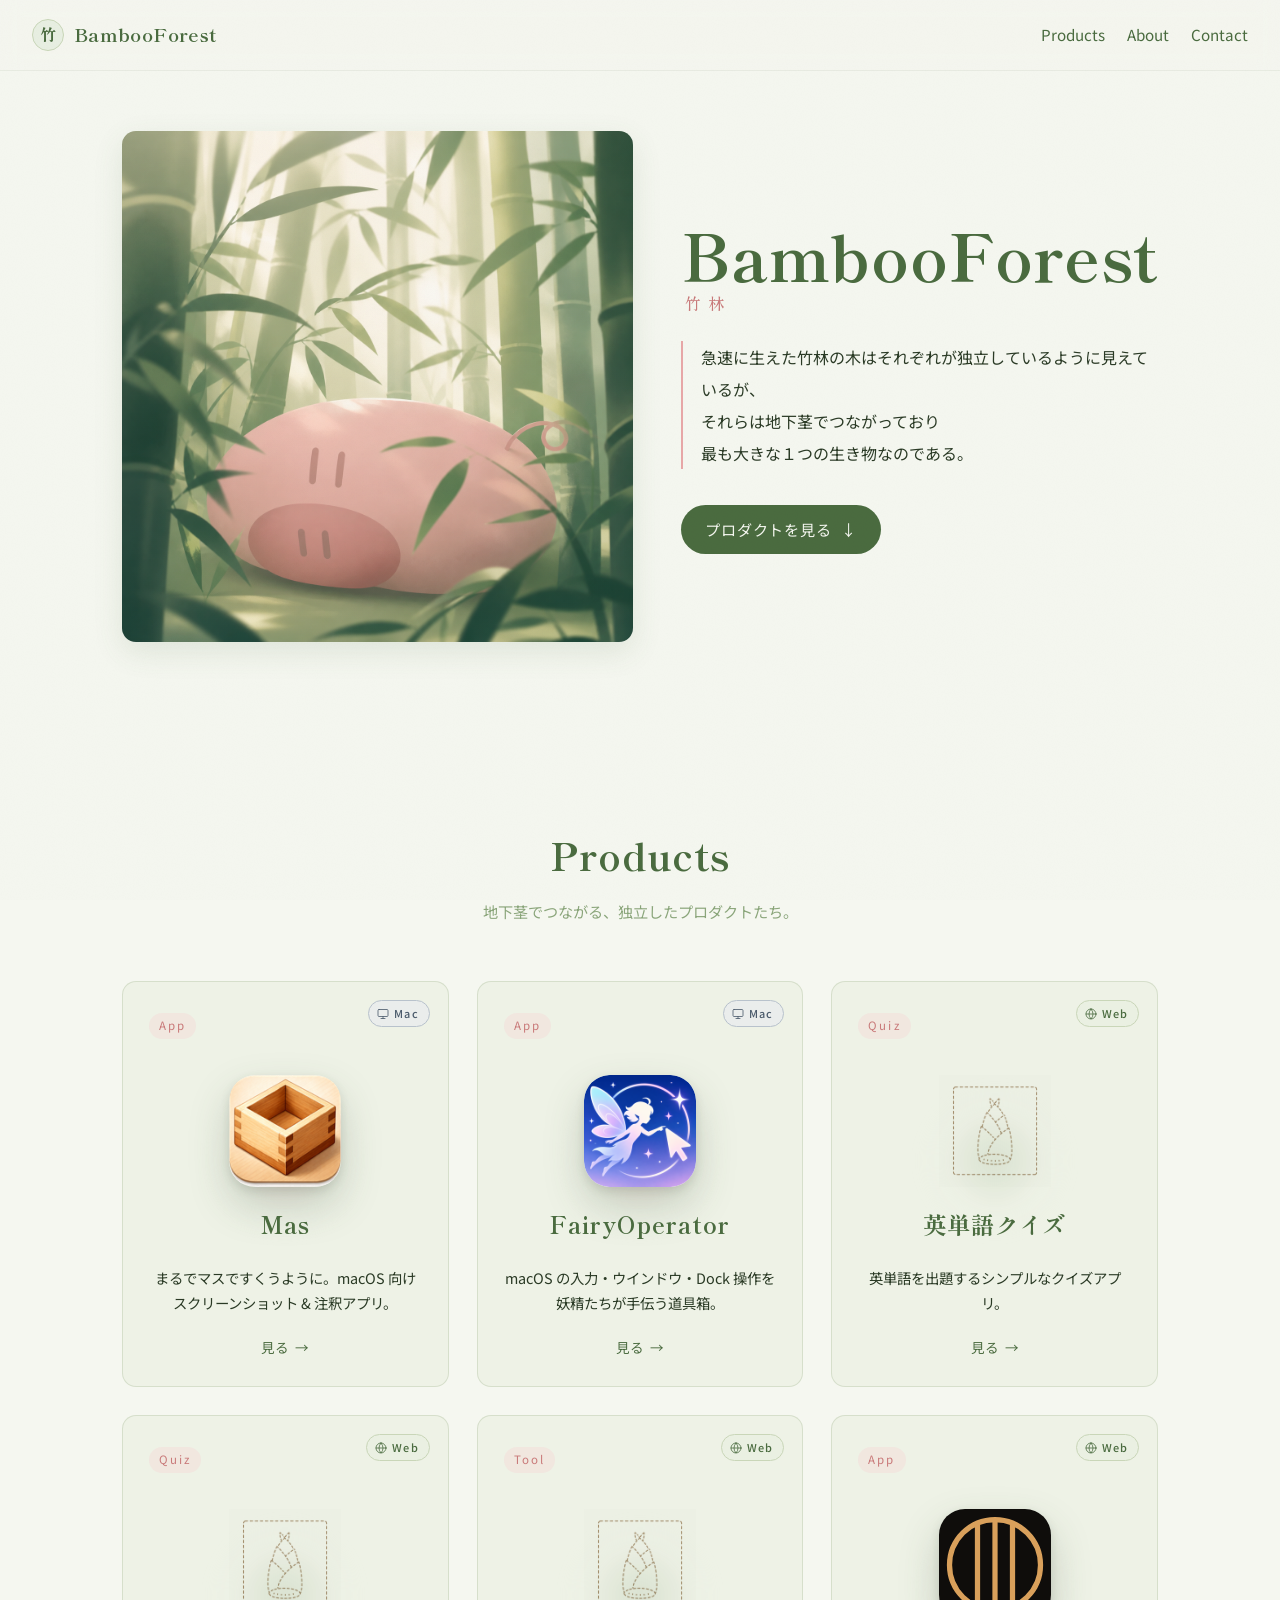
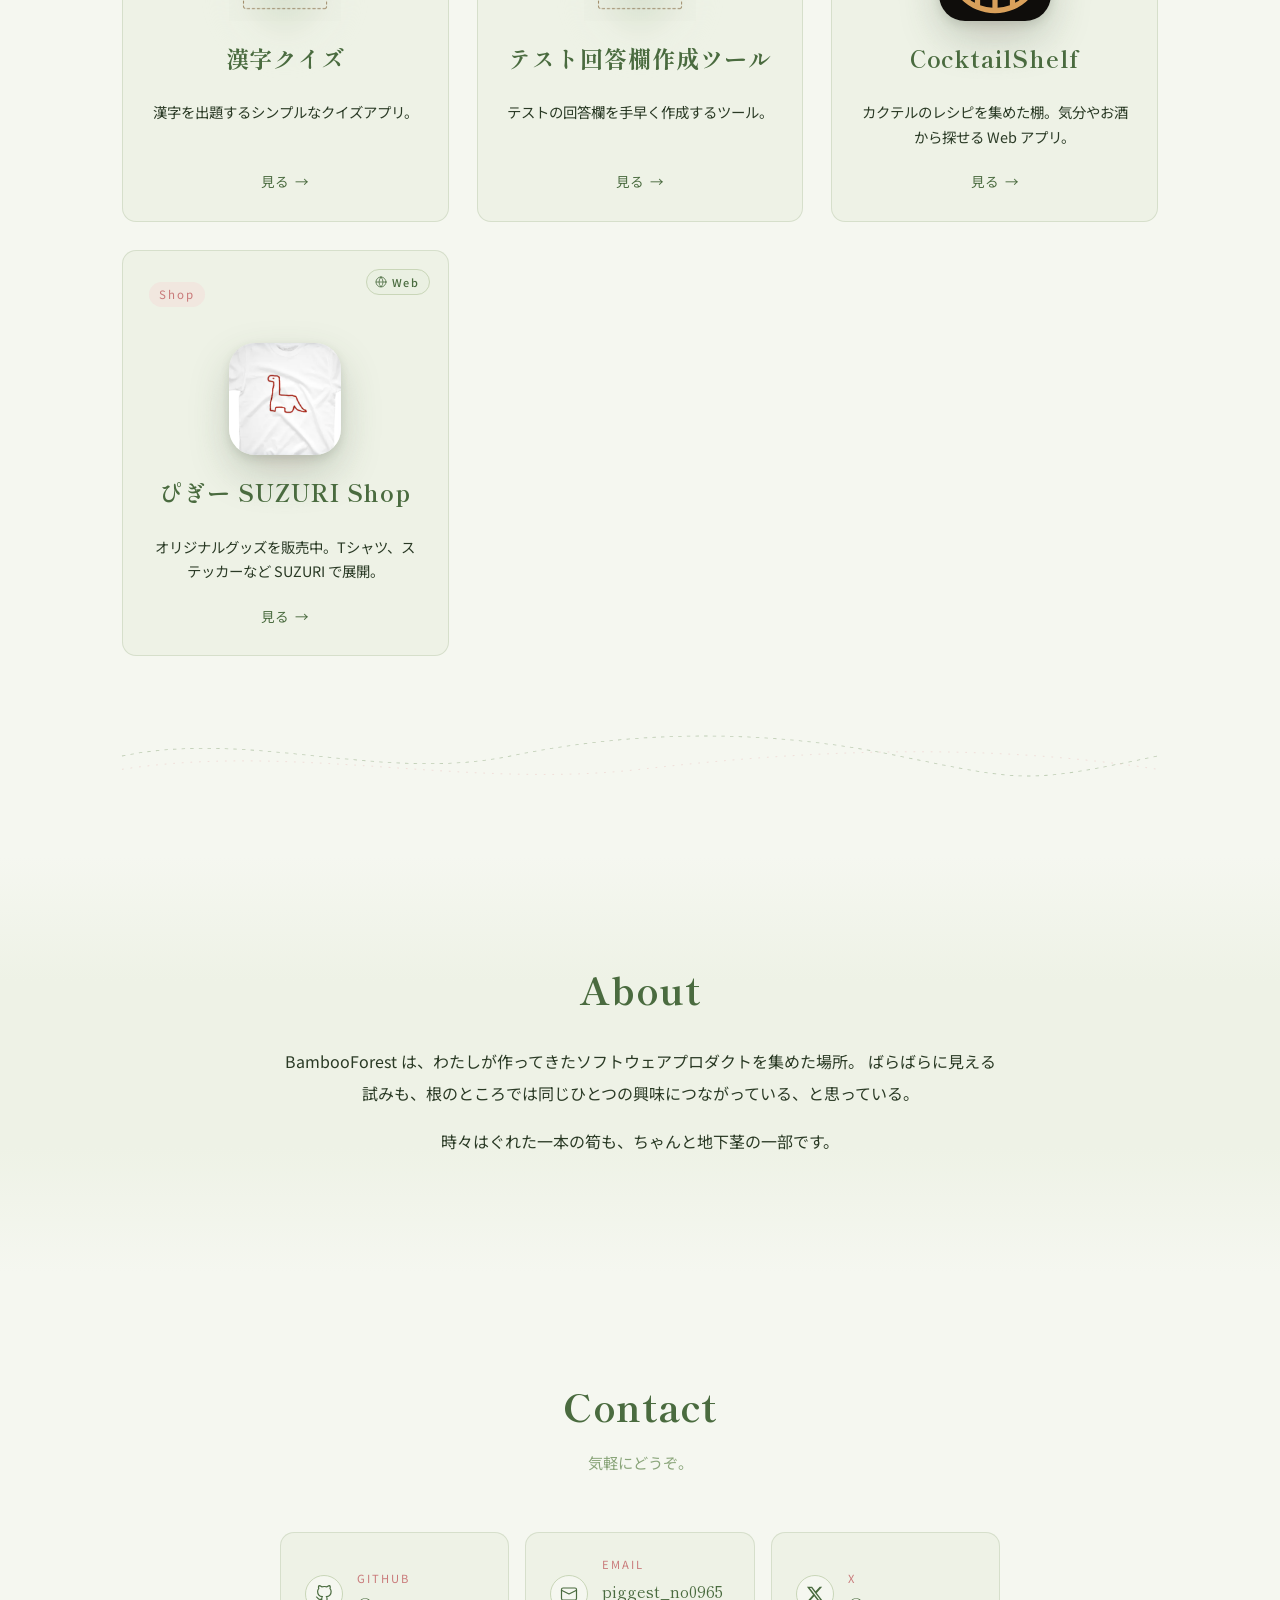
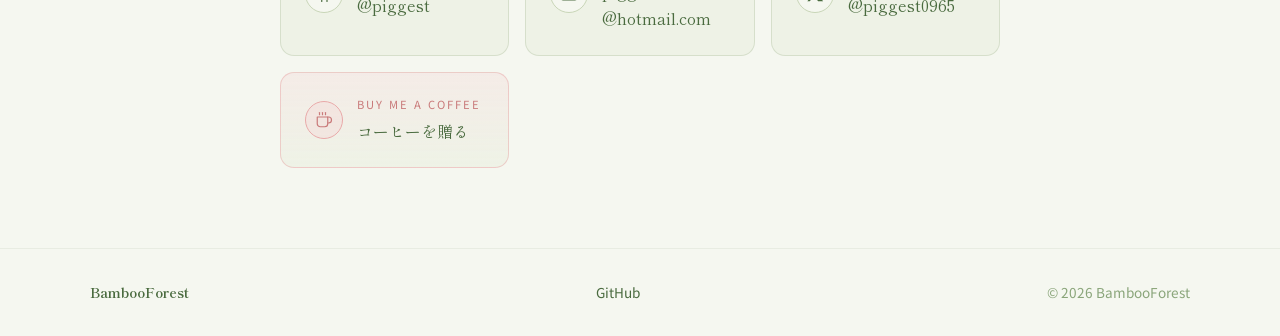
<file: index.html>
<!doctype html>
<html lang="ja">
<head>
  <meta charset="utf-8" />
  <meta name="viewport" content="width=device-width, initial-scale=1" />
  <title>BambooForest — プロダクトたち</title>
  <meta name="description" content="急速に生えた竹林の木はそれぞれが独立しているように見えているが、それらは地下茎でつながっており最も大きな１つの生き物なのである。" />

  <meta property="og:title" content="BambooForest" />
  <meta property="og:description" content="急速に生えた竹林の木はそれぞれが独立しているように見えているが、それらは地下茎でつながっており最も大きな１つの生き物なのである。" />
  <meta property="og:image" content="assets/hero.png" />
  <meta property="og:type" content="website" />

  <link rel="icon" href="assets/favicon.ico" sizes="any" />
  <link rel="icon" type="image/png" sizes="32x32" href="assets/favicon-32.png" />
  <link rel="icon" type="image/png" sizes="16x16" href="assets/favicon-16.png" />
  <link rel="apple-touch-icon" sizes="180x180" href="assets/apple-touch-icon.png" />

  <link rel="preconnect" href="https://fonts.googleapis.com" />
  <link rel="preconnect" href="https://fonts.gstatic.com" crossorigin />
  <link href="https://fonts.googleapis.com/css2?family=Shippori+Mincho:wght@500;700&family=Noto+Sans+JP:wght@300;400;500&display=swap" rel="stylesheet" />
  <link rel="stylesheet" href="styles/main.css" />
</head>
<body>
  <svg width="0" height="0" style="position:absolute" aria-hidden="true">
    <defs>
      <symbol id="icon-github" viewBox="0 0 24 24" fill="none" stroke="currentColor" stroke-width="1.6" stroke-linecap="round" stroke-linejoin="round">
        <path d="M9 19c-5 1.5-5-2.5-7-3m14 6v-3.87a3.37 3.37 0 0 0-.94-2.61c3.14-.35 6.44-1.54 6.44-7A5.44 5.44 0 0 0 20 4.77 5.07 5.07 0 0 0 19.91 1S18.73.65 16 2.48a13.38 13.38 0 0 0-7 0C6.27.65 5.09 1 5.09 1A5.07 5.07 0 0 0 5 4.77a5.44 5.44 0 0 0-1.5 3.78c0 5.42 3.3 6.61 6.44 7A3.37 3.37 0 0 0 9 18.13V22"/>
      </symbol>
      <symbol id="icon-email" viewBox="0 0 24 24" fill="none" stroke="currentColor" stroke-width="1.6" stroke-linecap="round" stroke-linejoin="round">
        <rect x="2" y="4" width="20" height="16" rx="2"/>
        <path d="m22 7-10 5L2 7"/>
      </symbol>
      <symbol id="icon-x" viewBox="0 0 24 24" fill="currentColor">
        <path d="M18.244 2.25h3.308l-7.227 8.26 8.502 11.24H16.17l-5.214-6.817L4.99 21.75H1.68l7.73-8.835L1.254 2.25H8.08l4.713 6.231zm-1.161 17.52h1.833L7.084 4.126H5.117z"/>
      </symbol>
      <symbol id="icon-web" viewBox="0 0 24 24" fill="none" stroke="currentColor" stroke-width="1.6" stroke-linecap="round" stroke-linejoin="round">
        <circle cx="12" cy="12" r="10"/>
        <line x1="2" y1="12" x2="22" y2="12"/>
        <path d="M12 2a15.3 15.3 0 0 1 4 10 15.3 15.3 0 0 1-4 10 15.3 15.3 0 0 1-4-10 15.3 15.3 0 0 1 4-10z"/>
      </symbol>
      <symbol id="icon-monitor" viewBox="0 0 24 24" fill="none" stroke="currentColor" stroke-width="1.6" stroke-linecap="round" stroke-linejoin="round">
        <rect x="2" y="3" width="20" height="14" rx="2"/>
        <line x1="8" y1="21" x2="16" y2="21"/>
        <line x1="12" y1="17" x2="12" y2="21"/>
      </symbol>
      <symbol id="icon-mobile" viewBox="0 0 24 24" fill="none" stroke="currentColor" stroke-width="1.6" stroke-linecap="round" stroke-linejoin="round">
        <rect x="5" y="2" width="14" height="20" rx="2.5"/>
        <line x1="12" y1="18" x2="12.01" y2="18"/>
      </symbol>
      <symbol id="icon-coffee" viewBox="0 0 24 24" fill="none" stroke="currentColor" stroke-width="1.6" stroke-linecap="round" stroke-linejoin="round">
        <path d="M17 8h1a4 4 0 0 1 0 8h-1"/>
        <path d="M3 8h14v9a4 4 0 0 1-4 4H7a4 4 0 0 1-4-4z"/>
        <line x1="6" y1="2" x2="6" y2="5"/>
        <line x1="10" y1="2" x2="10" y2="5"/>
        <line x1="14" y1="2" x2="14" y2="5"/>
      </symbol>
    </defs>
  </svg>

  <div class="grain" aria-hidden="true"></div>

  <header class="site-header">
    <div class="brand">
      <span class="brand-mark" aria-hidden="true">竹</span>
      <span class="brand-name">BambooForest</span>
    </div>
    <nav class="site-nav">
      <a href="#works">Products</a>
      <a href="#about">About</a>
      <a href="#contact">Contact</a>
    </nav>
  </header>

  <main>
    <section class="hero">
      <div class="hero-image">
        <img src="assets/hero.png" alt="竹林に佇むピンク色の存在" />
        <div class="hero-image-overlay" aria-hidden="true"></div>
      </div>
      <div class="hero-text">
        <h1 class="hero-title">
          <span class="hero-title-en">BambooForest</span>
          <span class="hero-title-ja">竹林</span>
        </h1>
        <p class="hero-tagline">
          急速に生えた竹林の木はそれぞれが独立しているように見えているが、<br />
          それらは地下茎でつながっており<br />
          最も大きな１つの生き物なのである。
        </p>
        <a class="hero-cta" href="#works">プロダクトを見る<span aria-hidden="true">↓</span></a>
      </div>
    </section>

    <section id="works" class="works">
      <div class="section-head">
        <h2 class="section-title">Products</h2>
        <p class="section-sub">地下茎でつながる、独立したプロダクトたち。</p>
      </div>

      <ul class="works-grid" id="works-grid">
        <!-- カードは scripts/main.js から流し込む -->
      </ul>

      <div class="rhizome" aria-hidden="true">
        <svg viewBox="0 0 1200 120" preserveAspectRatio="none">
          <path d="M0,60 C150,20 300,100 450,60 S750,20 900,60 1050,100 1200,60" />
          <path d="M0,80 C200,40 400,110 600,80 S1000,40 1200,80" class="rhizome-thin" />
        </svg>
      </div>
    </section>

    <section id="about" class="about">
      <div class="about-inner">
        <h2 class="section-title">About</h2>
        <p>
          BambooForest は、わたしが作ってきたソフトウェアプロダクトを集めた場所。
          ばらばらに見える試みも、根のところでは同じひとつの興味につながっている、と思っている。
        </p>
        <p>
          時々はぐれた一本の筍も、ちゃんと地下茎の一部です。
        </p>
      </div>
    </section>

    <section id="contact" class="contact">
      <div class="contact-inner">
        <div class="section-head">
          <h2 class="section-title">Contact</h2>
          <p class="section-sub">気軽にどうぞ。</p>
        </div>

        <ul class="contact-list">
          <li class="contact-card">
            <span class="contact-card-icon"><svg><use href="#icon-github"/></svg></span>
            <div class="contact-card-body">
              <span class="contact-card-label">GitHub</span>
              <a class="contact-card-value" href="https://github.com/piggest" rel="noopener">@piggest</a>
            </div>
          </li>
          <li class="contact-card">
            <span class="contact-card-icon"><svg><use href="#icon-email"/></svg></span>
            <div class="contact-card-body">
              <span class="contact-card-label">Email</span>
              <a class="contact-card-value" href="mailto:piggest_no0965@hotmail.com">piggest_no0965@hotmail.com</a>
            </div>
          </li>
          <li class="contact-card">
            <span class="contact-card-icon"><svg><use href="#icon-x"/></svg></span>
            <div class="contact-card-body">
              <span class="contact-card-label">X</span>
              <a class="contact-card-value" href="https://x.com/piggest0965" rel="noopener">@piggest0965</a>
            </div>
          </li>
          <li class="contact-card contact-card--bmc">
            <span class="contact-card-icon"><svg><use href="#icon-coffee"/></svg></span>
            <div class="contact-card-body">
              <span class="contact-card-label">Buy Me a Coffee</span>
              <a class="contact-card-value" href="https://buymeacoffee.com/piggest" target="_blank" rel="noopener">コーヒーを贈る</a>
            </div>
          </li>
        </ul>
      </div>
    </section>
  </main>

  <footer class="site-footer">
    <div class="footer-inner">
      <div class="footer-brand">BambooForest</div>
      <div class="footer-links">
        <a href="https://github.com/piggest" rel="noopener">GitHub</a>
      </div>
      <div class="footer-copy">© <span id="year"></span> BambooForest</div>
    </div>
  </footer>

  <script src="scripts/main.js"></script>
</body>
</html>
</file>
<file: styles/main.css>
/* ========== カラートークン ========== */
:root {
  /* 竹林の緑系 */
  --green-mist: #e8efe2;
  --green-soft: #c9d6b8;
  --green-mid:  #8aa57a;
  --green-deep: #4a6b3f;
  --green-ink:  #2a3a25;

  /* ピンクの差し色 */
  --pink-soft: #f4d4d4;
  --pink-mid:  #e8a8a8;
  --pink-deep: #c97a7a;

  /* 背景・紙 */
  --bg-paper:  #f5f7f0;
  --bg-mist:   #eef2e6;

  /* タイポ */
  --font-sans:    "Noto Sans JP", system-ui, sans-serif;
  --font-display: "Shippori Mincho", "Hiragino Mincho ProN", serif;

  /* レイアウト */
  --container: 1100px;
  --radius:    14px;
  --shadow:    0 10px 30px rgba(74, 107, 63, 0.12);
}

/* ========== リセット ========== */
*, *::before, *::after { box-sizing: border-box; }
html, body { margin: 0; padding: 0; }
body {
  font-family: var(--font-sans);
  font-weight: 400;
  color: var(--green-ink);
  background: var(--bg-paper);
  line-height: 1.7;
  -webkit-font-smoothing: antialiased;
  text-rendering: optimizeLegibility;
}
img { max-width: 100%; display: block; }
a { color: var(--green-deep); text-decoration: none; }
a:hover { color: var(--pink-deep); }
ul { list-style: none; padding: 0; margin: 0; }

/* ========== グレイン（紙の質感） ========== */
.grain {
  position: fixed; inset: 0;
  pointer-events: none; z-index: 100;
  opacity: 0.35; mix-blend-mode: multiply;
  background-image: url("data:image/svg+xml;utf8,<svg xmlns='http://www.w3.org/2000/svg' width='160' height='160'><filter id='n'><feTurbulence type='fractalNoise' baseFrequency='0.9' numOctaves='2' stitchTiles='stitch'/><feColorMatrix values='0 0 0 0 0.16  0 0 0 0 0.22  0 0 0 0 0.14  0 0 0 0.06 0'/></filter><rect width='100%' height='100%' filter='url(%23n)'/></svg>");
}

/* ========== ヘッダー ========== */
.site-header {
  position: sticky; top: 0; z-index: 50;
  display: flex; align-items: center; justify-content: space-between;
  padding: 18px 32px;
  background: rgba(245, 247, 240, 0.78);
  backdrop-filter: saturate(140%) blur(10px);
  -webkit-backdrop-filter: saturate(140%) blur(10px);
  border-bottom: 1px solid rgba(74, 107, 63, 0.08);
}
.brand { display: flex; align-items: center; gap: 10px; }
.brand-mark {
  width: 32px; height: 32px;
  display: grid; place-items: center;
  font-family: var(--font-display);
  font-weight: 700; color: var(--green-deep);
  background: var(--green-mist);
  border: 1px solid var(--green-soft);
  border-radius: 50%;
}
.brand-name {
  font-family: var(--font-display);
  font-weight: 700; font-size: 1.15rem;
  color: var(--green-deep); letter-spacing: 0.02em;
}
.site-nav { display: flex; gap: 22px; font-size: 0.95rem; }
.site-nav a { position: relative; padding: 4px 0; }
.site-nav a::after {
  content: ""; position: absolute; left: 0; bottom: -2px;
  width: 0; height: 1px; background: var(--pink-mid);
  transition: width 0.3s ease;
}
.site-nav a:hover::after { width: 100%; }

/* ========== ヒーロー ========== */
.hero {
  position: relative;
  display: grid;
  grid-template-columns: 1.1fr 1fr;
  gap: 48px;
  align-items: center;
  max-width: var(--container);
  margin: 60px auto 100px;
  padding: 0 32px;
}
.hero-image {
  position: relative;
  border-radius: var(--radius);
  overflow: hidden;
  box-shadow: var(--shadow);
  aspect-ratio: 1 / 1;
}
.hero-image img {
  width: 100%; height: 100%;
  object-fit: cover;
  transition: transform 1.2s ease;
}
.hero-image:hover img { transform: scale(1.03); }
.hero-image-overlay {
  position: absolute; inset: 0;
  background: linear-gradient(135deg, rgba(244, 212, 212, 0.06), rgba(74, 107, 63, 0.04));
  pointer-events: none;
}

.hero-title {
  font-family: var(--font-display);
  margin: 0 0 28px;
  line-height: 1.1;
}
.hero-title-en {
  display: block;
  font-size: clamp(2.4rem, 5.2vw, 4rem);
  font-weight: 700;
  color: var(--green-deep);
  letter-spacing: 0.01em;
}
.hero-title-ja {
  display: block;
  margin-top: 6px;
  font-size: 1rem;
  font-weight: 500;
  color: var(--pink-deep);
  letter-spacing: 0.4em;
  padding-left: 4px;
}
.hero-tagline {
  font-size: 1rem;
  line-height: 2;
  color: var(--green-ink);
  margin: 0 0 36px;
  border-left: 2px solid var(--pink-mid);
  padding-left: 18px;
}
.hero-cta {
  display: inline-flex; align-items: center; gap: 10px;
  padding: 12px 24px;
  background: var(--green-deep);
  color: var(--bg-paper);
  border-radius: 999px;
  font-size: 0.95rem;
  letter-spacing: 0.05em;
  transition: transform 0.2s ease, background 0.2s ease;
}
.hero-cta:hover {
  background: var(--pink-deep);
  color: var(--bg-paper);
  transform: translateY(-2px);
}
.hero-cta span { transition: transform 0.3s ease; }
.hero-cta:hover span { transform: translateY(3px); }

/* ========== セクション共通 ========== */
.section-head {
  text-align: center;
  margin-bottom: 56px;
}
.section-title {
  font-family: var(--font-display);
  font-size: clamp(1.8rem, 3.2vw, 2.4rem);
  font-weight: 700;
  color: var(--green-deep);
  margin: 0 0 12px;
  letter-spacing: 0.02em;
}
.section-sub {
  color: var(--green-mid);
  font-size: 0.95rem;
  margin: 0;
}

/* ========== Works ========== */
.works {
  position: relative;
  max-width: var(--container);
  margin: 0 auto;
  padding: 80px 32px 60px;
}
.works-grid {
  display: grid;
  grid-template-columns: repeat(auto-fill, minmax(260px, 1fr));
  gap: 28px;
}
.work-card {
  position: relative;
  background: var(--bg-mist);
  border: 1px solid rgba(138, 165, 122, 0.25);
  border-radius: var(--radius);
  padding: 28px 26px 26px;
  transition: transform 0.3s ease, box-shadow 0.3s ease, border-color 0.3s ease;
  overflow: hidden;
}
.work-card::before {
  content: "";
  position: absolute; left: 26px; top: 0;
  width: 2px; height: 0;
  background: var(--pink-mid);
  transition: height 0.4s ease;
}
.work-card:hover {
  transform: translateY(-4px);
  box-shadow: var(--shadow);
  border-color: var(--green-soft);
}
.work-card:hover::before { height: 28px; }

.work-card-tag {
  display: inline-block;
  font-size: 0.72rem;
  letter-spacing: 0.18em;
  color: var(--pink-deep);
  background: rgba(244, 212, 212, 0.4);
  padding: 3px 10px;
  border-radius: 999px;
  margin-bottom: 14px;
}

/* プラットフォーム識別用バッジ（カード右上） */
.work-card-platform {
  position: absolute;
  top: 18px;
  right: 18px;
  display: inline-flex;
  align-items: center;
  gap: 5px;
  font-size: 0.68rem;
  font-weight: 500;
  letter-spacing: 0.1em;
  padding: 3px 10px 3px 8px;
  border-radius: 999px;
  border: 1px solid transparent;
  z-index: 1;
}
.platform-icon {
  width: 12px;
  height: 12px;
  flex-shrink: 0;
}
.platform-web {
  color: var(--green-deep);
  border-color: var(--green-soft);
  background: rgba(232, 239, 226, 0.7);
}
.platform-mac {
  color: #4a5a6b;
  border-color: #b8c2cc;
  background: rgba(232, 236, 240, 0.7);
}
.platform-ios {
  color: var(--pink-deep);
  border-color: var(--pink-mid);
  background: rgba(244, 212, 212, 0.5);
}
.platform-android {
  color: #5a7a3a;
  border-color: #b5c98a;
  background: rgba(220, 232, 195, 0.6);
}
.platform-windows {
  color: #4a5e88;
  border-color: #b5c0d4;
  background: rgba(220, 228, 240, 0.6);
}
.work-card-head {
  margin: 0 0 10px;
}
.work-card-head:has(.work-card-icon) {
  position: relative;
  display: flex;
  flex-direction: column;
  align-items: center;
  gap: 18px;
  margin: 14px 0 18px;
  padding: 8px 0 4px;
  text-align: center;
}
/* アイコン背面のやわらかな光輪 */
.work-card-head:has(.work-card-icon)::before {
  content: "";
  position: absolute;
  top: -6px;
  left: 50%;
  width: 200px;
  height: 200px;
  transform: translateX(-50%);
  background: radial-gradient(
    closest-side,
    rgba(244, 212, 212, 0.55),
    rgba(232, 239, 226, 0.28) 50%,
    transparent 78%
  );
  filter: blur(6px);
  pointer-events: none;
  z-index: 0;
}
.work-card-icon {
  position: relative;
  z-index: 1;
  width: 112px;
  height: 112px;
  border-radius: 26px;
  flex-shrink: 0;
  object-fit: cover;
  box-shadow:
    0 18px 40px rgba(64, 80, 60, 0.22),
    0 4px 10px rgba(64, 80, 60, 0.14);
  transition:
    transform 0.5s cubic-bezier(0.2, 0.7, 0.3, 1.2),
    box-shadow 0.4s ease;
  animation: icon-float 6s ease-in-out infinite;
}
@keyframes icon-float {
  0%, 100% { transform: translateY(0); }
  50%     { transform: translateY(-5px); }
}
.work-card:hover .work-card-icon {
  animation-play-state: paused;
  transform: translateY(-6px) scale(1.06);
  box-shadow:
    0 26px 52px rgba(64, 80, 60, 0.28),
    0 6px 14px rgba(64, 80, 60, 0.18);
}
.work-card-title {
  font-family: var(--font-display);
  font-size: 1.25rem;
  font-weight: 700;
  color: var(--green-deep);
  margin: 0 0 10px;
}
.work-card-head .work-card-title {
  margin: 0;
  position: relative;
  z-index: 1;
}
.work-card-head:has(.work-card-icon) .work-card-title {
  font-size: 1.45rem;
  letter-spacing: 0.04em;
}
/* アイコン付きカードは説明文・リンクも中央寄せにして統一感を出す */
.work-card:has(.work-card-icon) .work-card-desc { text-align: center; }
.work-card:has(.work-card-icon) .work-card-link {
  justify-content: center;
  width: 100%;
}
.work-card-desc {
  font-size: 0.9rem;
  color: var(--green-ink);
  line-height: 1.7;
  margin: 0 0 18px;
  min-height: 3.4em;
}
.work-card-link {
  display: inline-flex;
  align-items: center;
  gap: 6px;
  font-size: 0.85rem;
  color: var(--green-deep);
}
.work-card-link::after {
  content: "→";
  transition: transform 0.2s ease;
}
.work-card-link:hover::after { transform: translateX(4px); }

.work-card.is-placeholder {
  background: repeating-linear-gradient(
    135deg,
    var(--bg-mist),
    var(--bg-mist) 10px,
    rgba(138, 165, 122, 0.08) 10px,
    rgba(138, 165, 122, 0.08) 20px
  );
  color: var(--green-mid);
}
.work-card.is-placeholder .work-card-title,
.work-card.is-placeholder .work-card-desc {
  color: var(--green-mid);
}
/* 点線の筍プレースホルダーアイコン（アイコン未設定の作品用） */
.placeholder-icon {
  box-shadow: none;
  mix-blend-mode: multiply;
  opacity: 0.75;
  border-radius: 0;
  animation-duration: 8s;
}
.work-card:hover .placeholder-icon {
  box-shadow: none;
}
/* 点線筍に光輪はやり過ぎなので柔らかい緑に差し替え */
.work-card-head:has(.placeholder-icon)::before {
  background: radial-gradient(
    closest-side,
    rgba(138, 165, 122, 0.18),
    rgba(232, 239, 226, 0.12) 50%,
    transparent 78%
  );
}

/* 地下茎の演出 */
.rhizome {
  position: relative;
  margin-top: 60px;
  height: 80px;
  opacity: 0.5;
}
.rhizome svg {
  width: 100%; height: 100%;
  overflow: visible;
}
.rhizome path {
  fill: none;
  stroke: var(--green-mid);
  stroke-width: 1.2;
  stroke-dasharray: 4 6;
}
.rhizome path.rhizome-thin {
  stroke: var(--pink-mid);
  stroke-width: 0.8;
  stroke-dasharray: 2 8;
}

/* ========== About ========== */
.about {
  background: linear-gradient(180deg, transparent, var(--bg-mist) 30%, var(--bg-mist) 70%, transparent);
  padding: 100px 32px;
}
.about-inner {
  max-width: 720px;
  margin: 0 auto;
  text-align: center;
}
.about-inner .section-title { margin-bottom: 24px; }
.about p {
  font-size: 1rem;
  color: var(--green-ink);
  line-height: 2;
  margin: 0 0 16px;
}

/* ========== Contact ========== */
.contact {
  max-width: var(--container);
  margin: 0 auto;
  padding: 100px 32px 80px;
}
.contact-inner { max-width: 720px; margin: 0 auto; }
.contact-list {
  display: grid;
  grid-template-columns: repeat(auto-fit, minmax(220px, 1fr));
  gap: 16px;
}
.contact-card {
  position: relative;
  display: flex;
  align-items: center;
  gap: 14px;
  padding: 22px 24px;
  background: var(--bg-mist);
  border: 1px solid rgba(138, 165, 122, 0.25);
  border-radius: var(--radius);
  transition: transform 0.3s ease, border-color 0.3s ease, box-shadow 0.3s ease;
}
.contact-card-icon {
  flex-shrink: 0;
  width: 38px;
  height: 38px;
  display: grid;
  place-items: center;
  background: var(--bg-paper);
  border: 1px solid var(--green-soft);
  border-radius: 50%;
  color: var(--green-deep);
  transition: color 0.3s ease, border-color 0.3s ease, background 0.3s ease;
}
.contact-card-icon svg {
  width: 18px;
  height: 18px;
}
.contact-card:hover .contact-card-icon {
  color: var(--pink-deep);
  border-color: var(--pink-mid);
  background: rgba(244, 212, 212, 0.25);
}
.contact-card-body {
  display: flex;
  flex-direction: column;
  gap: 4px;
  min-width: 0;
}
.contact-card:hover {
  transform: translateY(-3px);
  border-color: var(--green-soft);
  box-shadow: var(--shadow);
}
.contact-card-label {
  font-size: 0.7rem;
  letter-spacing: 0.18em;
  color: var(--pink-deep);
  text-transform: uppercase;
}
.contact-card-value {
  font-family: var(--font-display);
  font-size: 1rem;
  color: var(--green-deep);
  word-break: break-all;
}
a.contact-card-value:hover { color: var(--pink-deep); }
.contact-card.is-soon {
  background: repeating-linear-gradient(
    135deg,
    var(--bg-mist),
    var(--bg-mist) 10px,
    rgba(138, 165, 122, 0.08) 10px,
    rgba(138, 165, 122, 0.08) 20px
  );
}
.contact-card.is-soon .contact-card-value { color: var(--green-mid); }

/* Buy Me a Coffee は少しピンク寄りでサポート感を出す */
.contact-card--bmc {
  background: linear-gradient(180deg, rgba(244, 212, 212, 0.32), var(--bg-mist));
  border-color: rgba(232, 168, 168, 0.5);
}
.contact-card--bmc .contact-card-icon {
  color: var(--pink-deep);
  border-color: var(--pink-mid);
  background: rgba(244, 212, 212, 0.35);
}
.contact-card--bmc:hover {
  border-color: var(--pink-mid);
}

@media (max-width: 768px) {
  .contact { padding: 60px 20px 40px; }
}

/* ========== フッター ========== */
.site-footer {
  border-top: 1px solid rgba(74, 107, 63, 0.08);
  padding: 32px;
}
.footer-inner {
  max-width: var(--container);
  margin: 0 auto;
  display: flex;
  justify-content: space-between;
  align-items: center;
  flex-wrap: wrap;
  gap: 16px;
  font-size: 0.85rem;
  color: var(--green-mid);
}
.footer-brand {
  font-family: var(--font-display);
  font-weight: 700;
  color: var(--green-deep);
}
.footer-links { display: flex; gap: 16px; }

/* ========== レスポンシブ ========== */
@media (max-width: 768px) {
  .site-header { padding: 14px 20px; }
  .site-nav { gap: 14px; font-size: 0.88rem; }
  .hero {
    grid-template-columns: 1fr;
    gap: 32px;
    margin: 32px auto 60px;
    padding: 0 20px;
  }
  .hero-image { aspect-ratio: 4 / 3; }
  .hero-tagline { font-size: 0.92rem; line-height: 1.9; }
  .works { padding: 60px 20px 40px; }
  .about { padding: 60px 20px; }
}

/* ========== モーション ========== */
@media (prefers-reduced-motion: no-preference) {
  .work-card { animation: rise 0.7s ease both; animation-play-state: paused; }
  .work-card.is-visible { animation-play-state: running; }
}
@keyframes rise {
  from { opacity: 0; transform: translateY(16px); }
  to   { opacity: 1; transform: translateY(0); }
}
</file>
